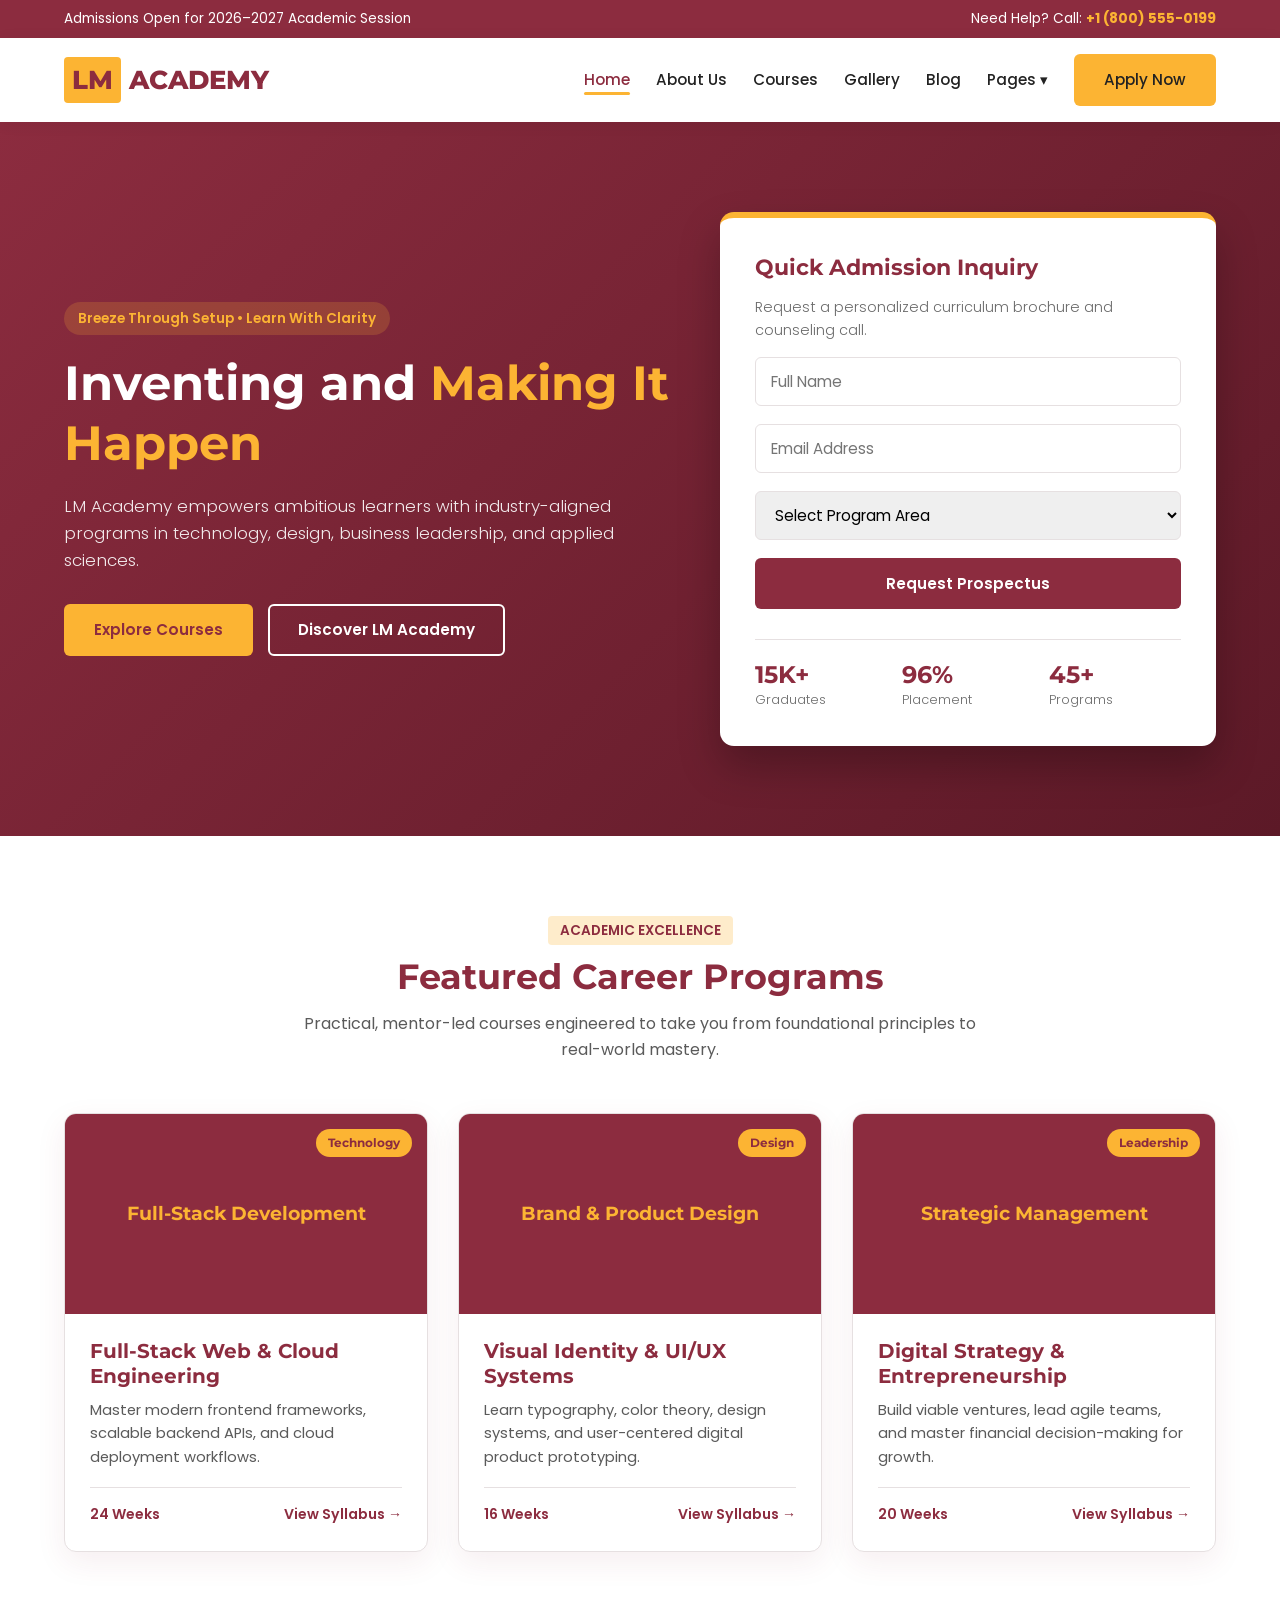
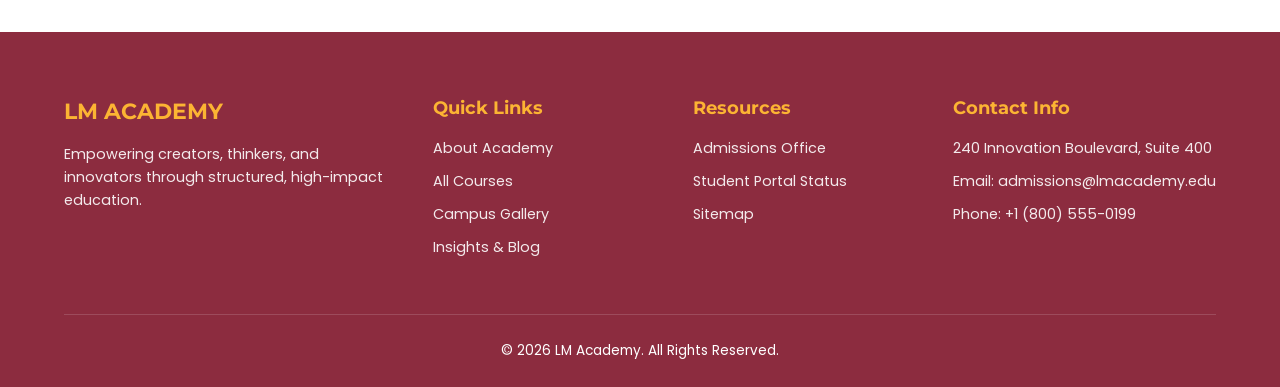
<file: index.html>
<!DOCTYPE html>
<html lang="en">
<head>
  <meta charset="UTF-8">
  <meta name="viewport" content="width=device-width, initial-scale=1.0">
  <title>LM Academy | Inventing and Making It Happen</title>
  <link rel="stylesheet" href="style.css">
</head>
<body>

  <!-- Top Bar -->
  <div class="top-bar">
    <div class="container">
      <span>Admissions Open for 2026–2027 Academic Session</span>
      <span>Need Help? Call: <strong>+1 (800) 555-0199</strong></span>
    </div>
  </div>

  <!-- Navbar -->
  <header>
    <div class="container navbar">
      <a href="index.html" class="logo"><span>LM</span> ACADEMY</a>
      <button class="menu-toggle" aria-label="Toggle Menu">&#9776;</button>
      <ul class="nav-links">
        <li><a href="index.html" class="active">Home</a></li>
        <li><a href="about.html">About Us</a></li>
        <li><a href="course-grid.html">Courses</a></li>
        <li><a href="gallery.html">Gallery</a></li>
        <li><a href="blog-details.html">Blog</a></li>
        <li class="dropdown">
          <a href="#">Pages &#9662;</a>
          <div class="dropdown-menu">
            <a href="home.html">Home Alt</a>
            <a href="maintenance.html">Maintenance</a>
            <a href="error.html">404 Error Page</a>
          </div>
        </li>
        <li><a href="contact.html" class="btn btn-secondary">Apply Now</a></li>
      </ul>
    </div>
  </header>

  <!-- Hero Section -->
  <section class="hero">
    <div class="container hero-grid">
      <div>
        <span class="hero-tag">Breeze Through Setup &bull; Learn With Clarity</span>
        <h1>Inventing and <span>Making It Happen</span></h1>
        <p>LM Academy empowers ambitious learners with industry-aligned programs in technology, design, business leadership, and applied sciences.</p>
        <div class="hero-btns">
          <a href="course-grid.html" class="btn btn-secondary">Explore Courses</a>
          <a href="about.html" class="btn btn-outline" style="color:#fff; border-color:#fff;">Discover LM Academy</a>
        </div>
      </div>

      <div class="hero-card">
        <h3>Quick Admission Inquiry</h3>
        <p style="font-size:0.9rem; color:#5A5A5A; margin-bottom:15px;">Request a personalized curriculum brochure and counseling call.</p>
        <form class="js-form">
          <div class="form-group">
            <input type="text" class="form-control" placeholder="Full Name" required>
          </div>
          <div class="form-group">
            <input type="email" class="form-control" placeholder="Email Address" required>
          </div>
          <div class="form-group">
            <select class="form-control" required>
              <option value="">Select Program Area</option>
              <option>Software & AI Engineering</option>
              <option>UI/UX & Brand Design</option>
              <option>Business & Executive Management</option>
            </select>
          </div>
          <button type="submit" class="btn btn-primary" style="width:100%;">Request Prospectus</button>
          <p class="form-status"></p>
        </form>
        <div class="stat-row">
          <div class="stat-box">
            <h4>15K+</h4>
            <p>Graduates</p>
          </div>
          <div class="stat-box">
            <h4>96%</h4>
            <p>Placement</p>
          </div>
          <div class="stat-box">
            <h4>45+</h4>
            <p>Programs</p>
          </div>
        </div>
      </div>
    </div>
  </section>

  <!-- Featured Courses -->
  <section class="section">
    <div class="container">
      <div class="section-header">
        <span class="section-subtitle">ACADEMIC EXCELLENCE</span>
        <h2>Featured Career Programs</h2>
        <p>Practical, mentor-led courses engineered to take you from foundational principles to real-world mastery.</p>
      </div>

      <div class="grid-3">
        <div class="card">
          <div class="card-img">
            <span class="badge">Technology</span>
            Full-Stack Development
          </div>
          <div class="card-body">
            <h3>Full-Stack Web & Cloud Engineering</h3>
            <p>Master modern frontend frameworks, scalable backend APIs, and cloud deployment workflows.</p>
            <div class="card-meta">
              <span>24 Weeks</span>
              <a href="course-grid.html">View Syllabus &rarr;</a>
            </div>
          </div>
        </div>

        <div class="card">
          <div class="card-img">
            <span class="badge">Design</span>
            Brand & Product Design
          </div>
          <div class="card-body">
            <h3>Visual Identity & UI/UX Systems</h3>
            <p>Learn typography, color theory, design systems, and user-centered digital product prototyping.</p>
            <div class="card-meta">
              <span>16 Weeks</span>
              <a href="course-grid.html">View Syllabus &rarr;</a>
            </div>
          </div>
        </div>

        <div class="card">
          <div class="card-img">
            <span class="badge">Leadership</span>
            Strategic Management
          </div>
          <div class="card-body">
            <h3>Digital Strategy & Entrepreneurship</h3>
            <p>Build viable ventures, lead agile teams, and master financial decision-making for growth.</p>
            <div class="card-meta">
              <span>20 Weeks</span>
              <a href="course-grid.html">View Syllabus &rarr;</a>
            </div>
          </div>
        </div>
      </div>
    </div>
  </section>

  <!-- Footer -->
  <footer>
    <div class="container">
      <div class="footer-grid">
        <div>
          <h4 style="font-family:'Montserrat',sans-serif; font-size:1.4rem;">LM ACADEMY</h4>
          <p>Empowering creators, thinkers, and innovators through structured, high-impact education.</p>
        </div>
        <div>
          <h4>Quick Links</h4>
          <ul>
            <li><a href="about.html">About Academy</a></li>
            <li><a href="course-grid.html">All Courses</a></li>
            <li><a href="gallery.html">Campus Gallery</a></li>
            <li><a href="blog-details.html">Insights & Blog</a></li>
          </ul>
        </div>
        <div>
          <h4>Resources</h4>
          <ul>
            <li><a href="contact.html">Admissions Office</a></li>
            <li><a href="maintenance.html">Student Portal Status</a></li>
            <li><a href="error.html">Sitemap</a></li>
          </ul>
        </div>
        <div>
          <h4>Contact Info</h4>
          <p>240 Innovation Boulevard, Suite 400</p>
          <p>Email: admissions@lmacademy.edu</p>
          <p>Phone: +1 (800) 555-0199</p>
        </div>
      </div>
      <div class="footer-bottom">
        &copy; 2026 LM Academy. All Rights Reserved.
      </div>
    </div>
  </footer>

  <script src="script.js"></script>
</body>
</html>
</file>
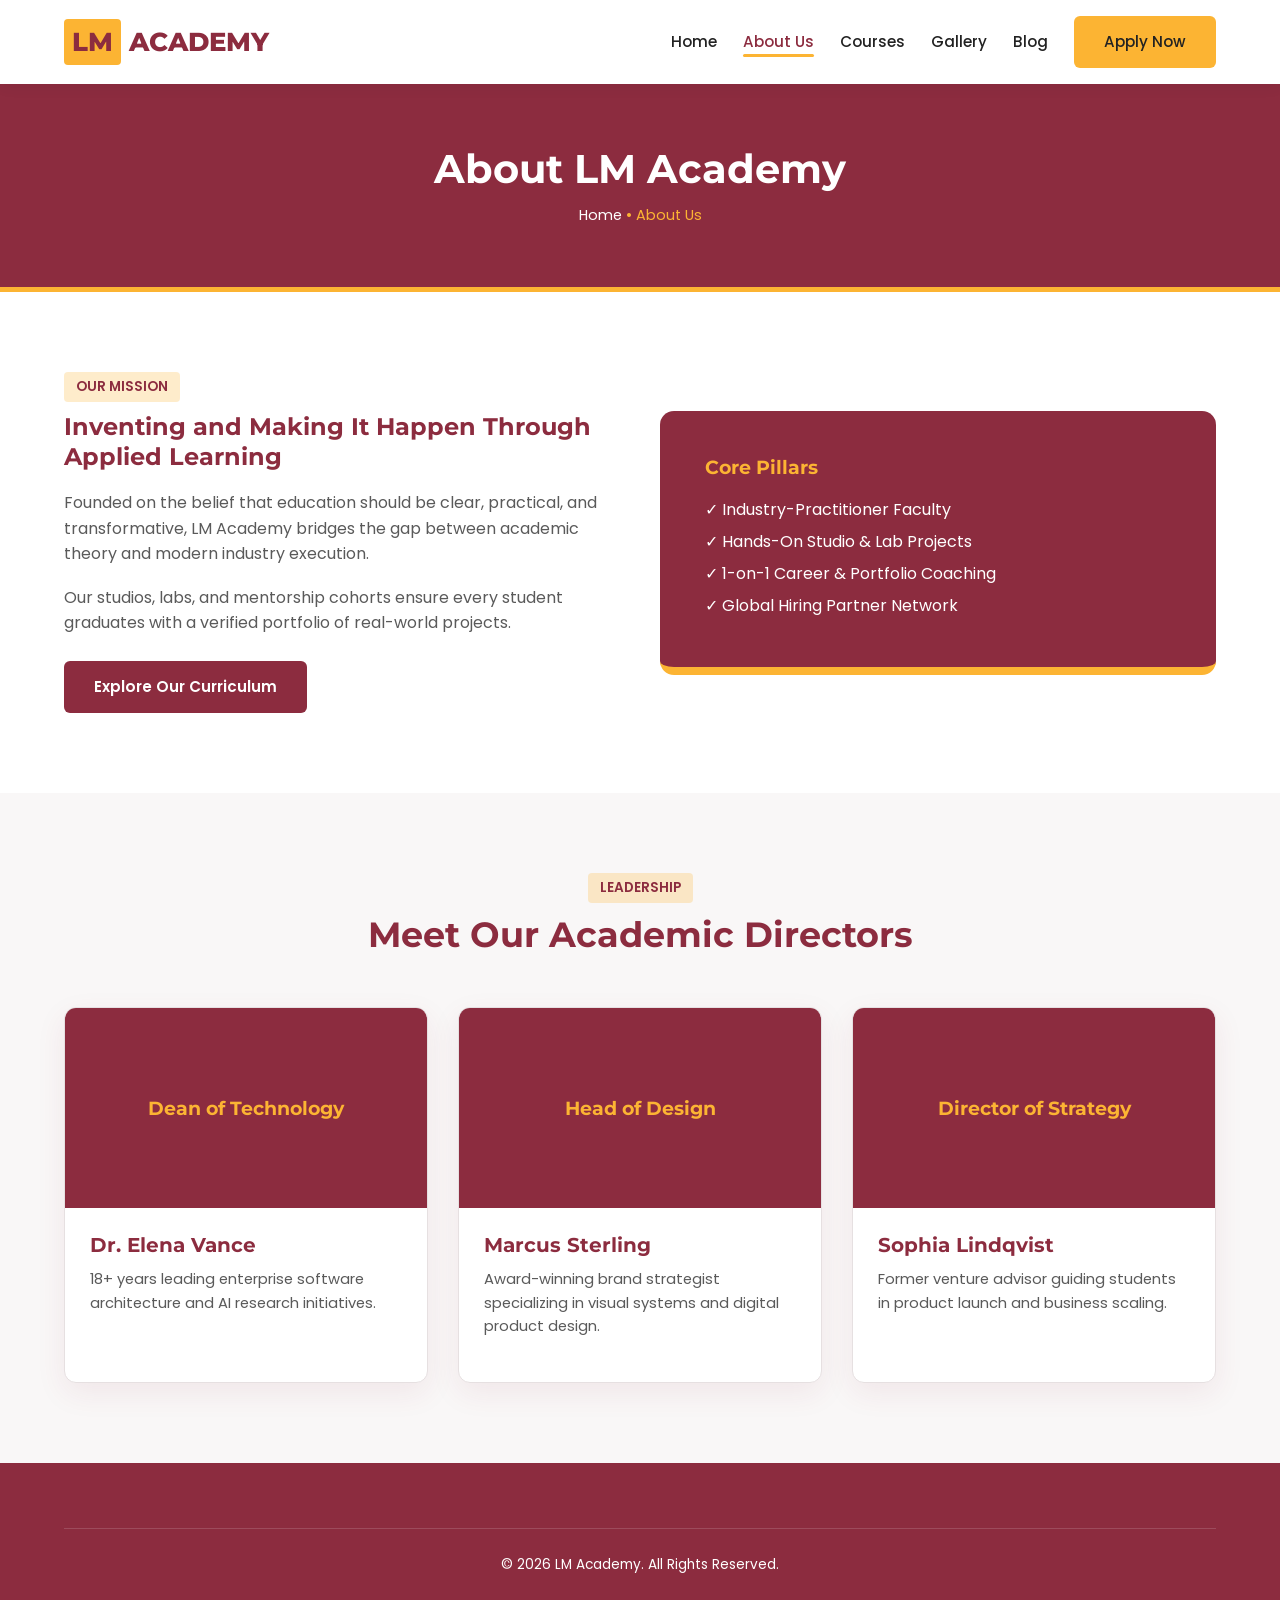
<file: about.html>
<!DOCTYPE html>
<html lang="en">
<head>
  <meta charset="UTF-8">
  <meta name="viewport" content="width=device-width, initial-scale=1.0">
  <title>About Us | LM Academy</title>
  <link rel="stylesheet" href="style.css">
</head>
<body>

  <header>
    <div class="container navbar">
      <a href="index.html" class="logo"><span>LM</span> ACADEMY</a>
      <button class="menu-toggle">&#9776;</button>
      <ul class="nav-links">
        <li><a href="index.html">Home</a></li>
        <li><a href="about.html" class="active">About Us</a></li>
        <li><a href="course-grid.html">Courses</a></li>
        <li><a href="gallery.html">Gallery</a></li>
        <li><a href="blog-details.html">Blog</a></li>
        <li><a href="contact.html" class="btn btn-secondary">Apply Now</a></li>
      </ul>
    </div>
  </header>

  <section class="page-banner">
    <div class="container">
      <h1>About LM Academy</h1>
      <div class="breadcrumb"><a href="index.html">Home</a> &bull; About Us</div>
    </div>
  </section>

  <section class="section">
    <div class="container grid-2">
      <div>
        <span class="section-subtitle">OUR MISSION</span>
        <h2>Inventing and Making It Happen Through Applied Learning</h2>
        <p style="margin: 18px 0; color: var(--text-muted);">Founded on the belief that education should be clear, practical, and transformative, LM Academy bridges the gap between academic theory and modern industry execution.</p>
        <p style="margin-bottom: 25px; color: var(--text-muted);">Our studios, labs, and mentorship cohorts ensure every student graduates with a verified portfolio of real-world projects.</p>
        <a href="course-grid.html" class="btn btn-primary">Explore Our Curriculum</a>
      </div>
      <div style="background: var(--primary-color); color: var(--white); padding: 45px; border-radius: 14px; border-bottom: 8px solid var(--secondary-color);">
        <h3 style="color: var(--secondary-color); margin-bottom: 15px;">Core Pillars</h3>
        <ul style="line-height: 2;">
          <li>&#10003; Industry-Practitioner Faculty</li>
          <li>&#10003; Hands-On Studio & Lab Projects</li>
          <li>&#10003; 1-on-1 Career & Portfolio Coaching</li>
          <li>&#10003; Global Hiring Partner Network</li>
        </ul>
      </div>
    </div>
  </section>

  <section class="section section-light">
    <div class="container">
      <div class="section-header">
        <span class="section-subtitle">LEADERSHIP</span>
        <h2>Meet Our Academic Directors</h2>
      </div>
      <div class="grid-3">
        <div class="card">
          <div class="card-img">Dean of Technology</div>
          <div class="card-body">
            <h3>Dr. Elena Vance</h3>
            <p>18+ years leading enterprise software architecture and AI research initiatives.</p>
          </div>
        </div>
        <div class="card">
          <div class="card-img">Head of Design</div>
          <div class="card-body">
            <h3>Marcus Sterling</h3>
            <p>Award-winning brand strategist specializing in visual systems and digital product design.</p>
          </div>
        </div>
        <div class="card">
          <div class="card-img">Director of Strategy</div>
          <div class="card-body">
            <h3>Sophia Lindqvist</h3>
            <p>Former venture advisor guiding students in product launch and business scaling.</p>
          </div>
        </div>
      </div>
    </div>
  </section>

  <footer>
    <div class="container">
      <div class="footer-bottom">&copy; 2026 LM Academy. All Rights Reserved.</div>
    </div>
  </footer>

  <script src="script.js"></script>
</body>
</html>
</file>
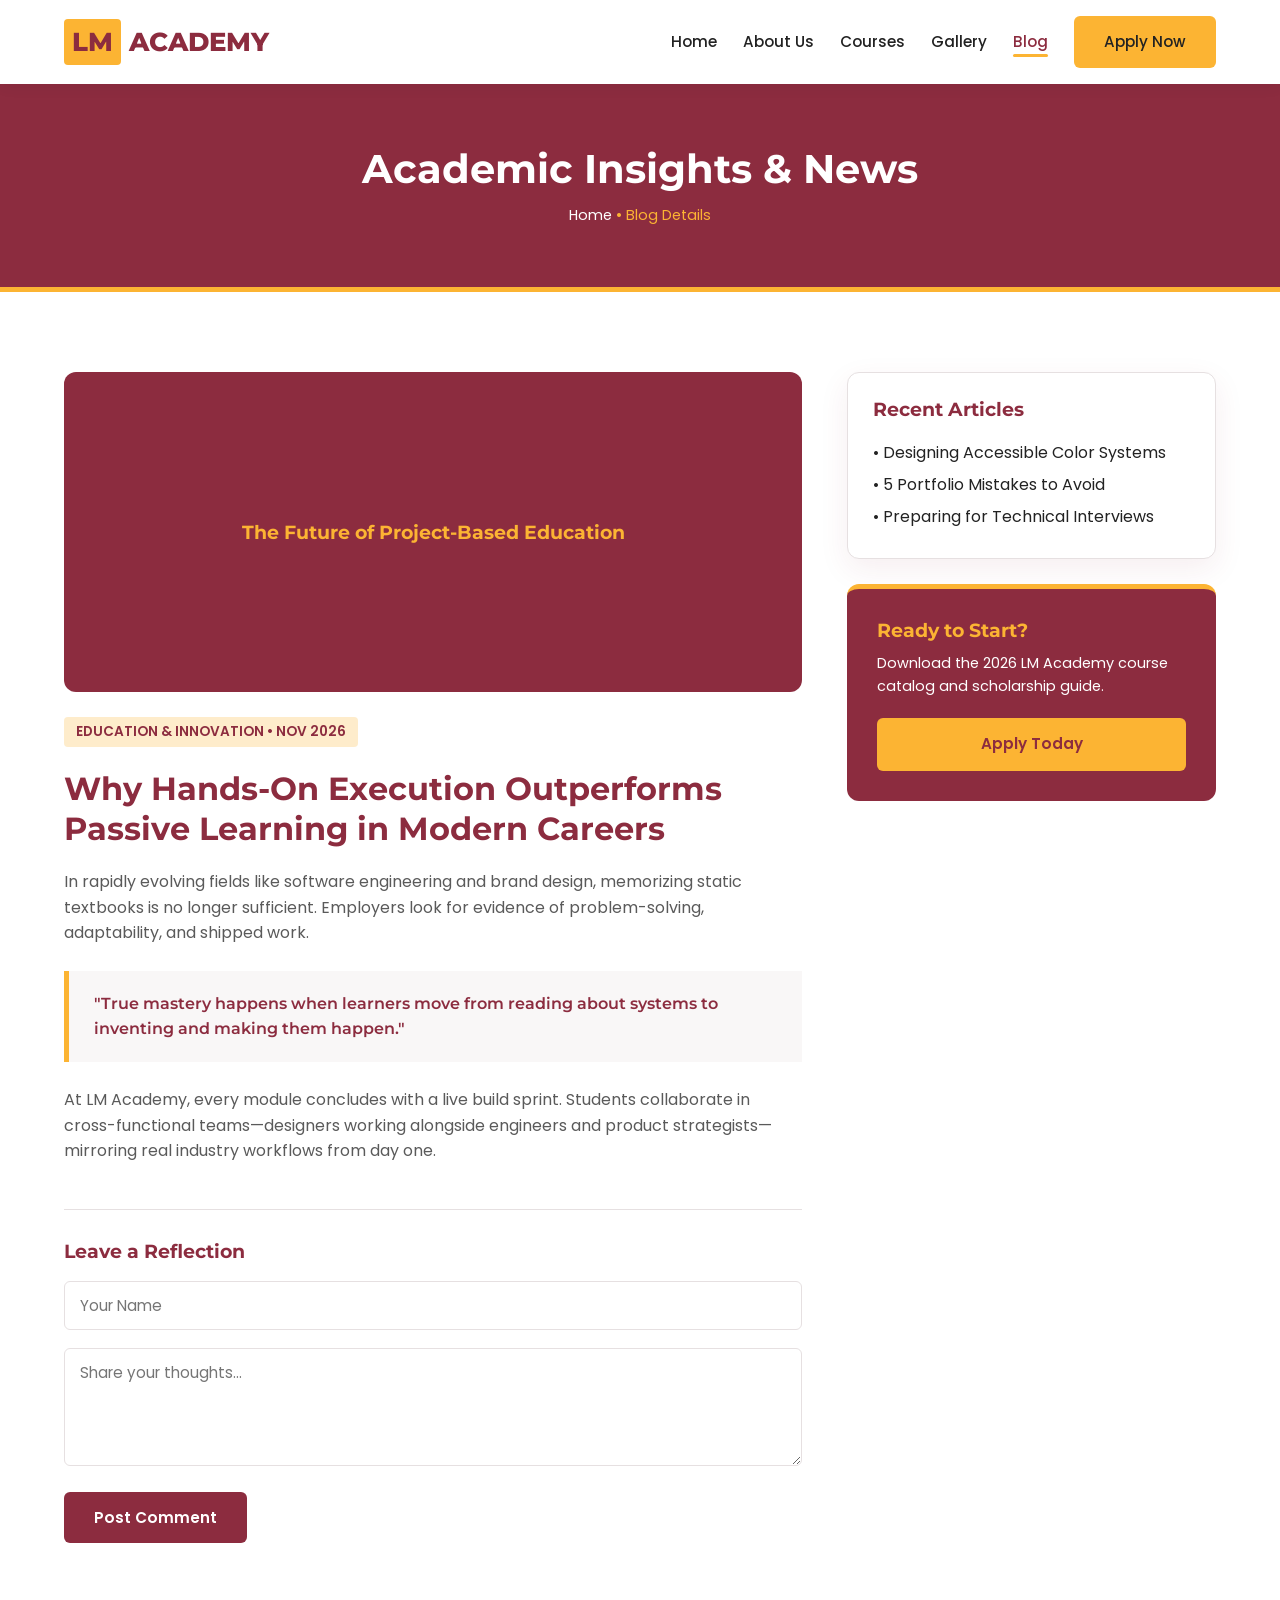
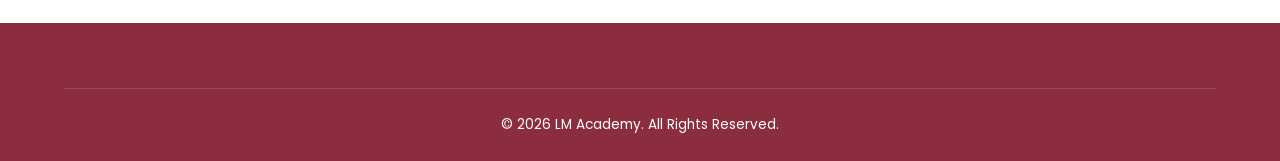
<file: blog-details.html>
<!DOCTYPE html>
<html lang="en">
<head>
  <meta charset="UTF-8">
  <meta name="viewport" content="width=device-width, initial-scale=1.0">
  <title>Blog Details | LM Academy</title>
  <link rel="stylesheet" href="style.css">
</head>
<body>

  <header>
    <div class="container navbar">
      <a href="index.html" class="logo"><span>LM</span> ACADEMY</a>
      <button class="menu-toggle">&#9776;</button>
      <ul class="nav-links">
        <li><a href="index.html">Home</a></li>
        <li><a href="about.html">About Us</a></li>
        <li><a href="course-grid.html">Courses</a></li>
        <li><a href="gallery.html">Gallery</a></li>
        <li><a href="blog-details.html" class="active">Blog</a></li>
        <li><a href="contact.html" class="btn btn-secondary">Apply Now</a></li>
      </ul>
    </div>
  </header>

  <section class="page-banner">
    <div class="container">
      <h1>Academic Insights & News</h1>
      <div class="breadcrumb"><a href="index.html">Home</a> &bull; Blog Details</div>
    </div>
  </section>

  <section class="section">
    <div class="container" style="display:grid; grid-template-columns: 2fr 1fr; gap: 45px;">
      
      <!-- Main Article -->
      <article>
        <div class="card-img" style="height: 320px; border-radius: 12px; margin-bottom: 25px;">
          The Future of Project-Based Education
        </div>
        <span class="section-subtitle">EDUCATION & INNOVATION &bull; NOV 2026</span>
        <h2 style="font-size: 2rem; margin: 12px 0 20px;">Why Hands-On Execution Outperforms Passive Learning in Modern Careers</h2>
        
        <p style="margin-bottom: 18px; color: var(--text-muted);">
          In rapidly evolving fields like software engineering and brand design, memorizing static textbooks is no longer sufficient. Employers look for evidence of problem-solving, adaptability, and shipped work.
        </p>
        <blockquote style="border-left: 5px solid var(--secondary-color); background: var(--light-bg); padding: 20px 25px; margin: 25px 0; font-family: 'Montserrat', sans-serif; font-weight: 600; color: var(--primary-color);">
          "True mastery happens when learners move from reading about systems to inventing and making them happen."
        </blockquote>
        <p style="margin-bottom: 18px; color: var(--text-muted);">
          At LM Academy, every module concludes with a live build sprint. Students collaborate in cross-functional teams—designers working alongside engineers and product strategists—mirroring real industry workflows from day one.
        </p>

        <!-- Comment Form -->
        <div style="margin-top: 45px; padding-top: 30px; border-top: 1px solid var(--border-color);">
          <h3 style="margin-bottom: 18px;">Leave a Reflection</h3>
          <form class="js-form">
            <div class="form-group">
              <input type="text" class="form-control" placeholder="Your Name" required>
            </div>
            <div class="form-group">
              <textarea class="form-control" rows="4" placeholder="Share your thoughts..." required></textarea>
            </div>
            <button type="submit" class="btn btn-primary">Post Comment</button>
            <p class="form-status"></p>
          </form>
        </div>
      </article>

      <!-- Sidebar -->
      <aside>
        <div class="card" style="padding: 25px; margin-bottom: 25px;">
          <h3 style="margin-bottom: 15px;">Recent Articles</h3>
          <ul style="line-height: 2;">
            <li><a href="blog-details.html">&bull; Designing Accessible Color Systems</a></li>
            <li><a href="blog-details.html">&bull; 5 Portfolio Mistakes to Avoid</a></li>
            <li><a href="blog-details.html">&bull; Preparing for Technical Interviews</a></li>
          </ul>
        </div>

        <div style="background: var(--primary-color); color: var(--white); padding: 30px; border-radius: 12px; border-top: 5px solid var(--secondary-color);">
          <h3 style="color: var(--secondary-color); margin-bottom: 10px;">Ready to Start?</h3>
          <p style="font-size: 0.9rem; margin-bottom: 20px;">Download the 2026 LM Academy course catalog and scholarship guide.</p>
          <a href="contact.html" class="btn btn-secondary" style="width: 100%; text-align: center;">Apply Today</a>
        </div>
      </aside>

    </div>
  </section>

  <footer>
    <div class="container">
      <div class="footer-bottom">&copy; 2026 LM Academy. All Rights Reserved.</div>
    </div>
  </footer>

  <script src="script.js"></script>
</body>
</html>
</file>
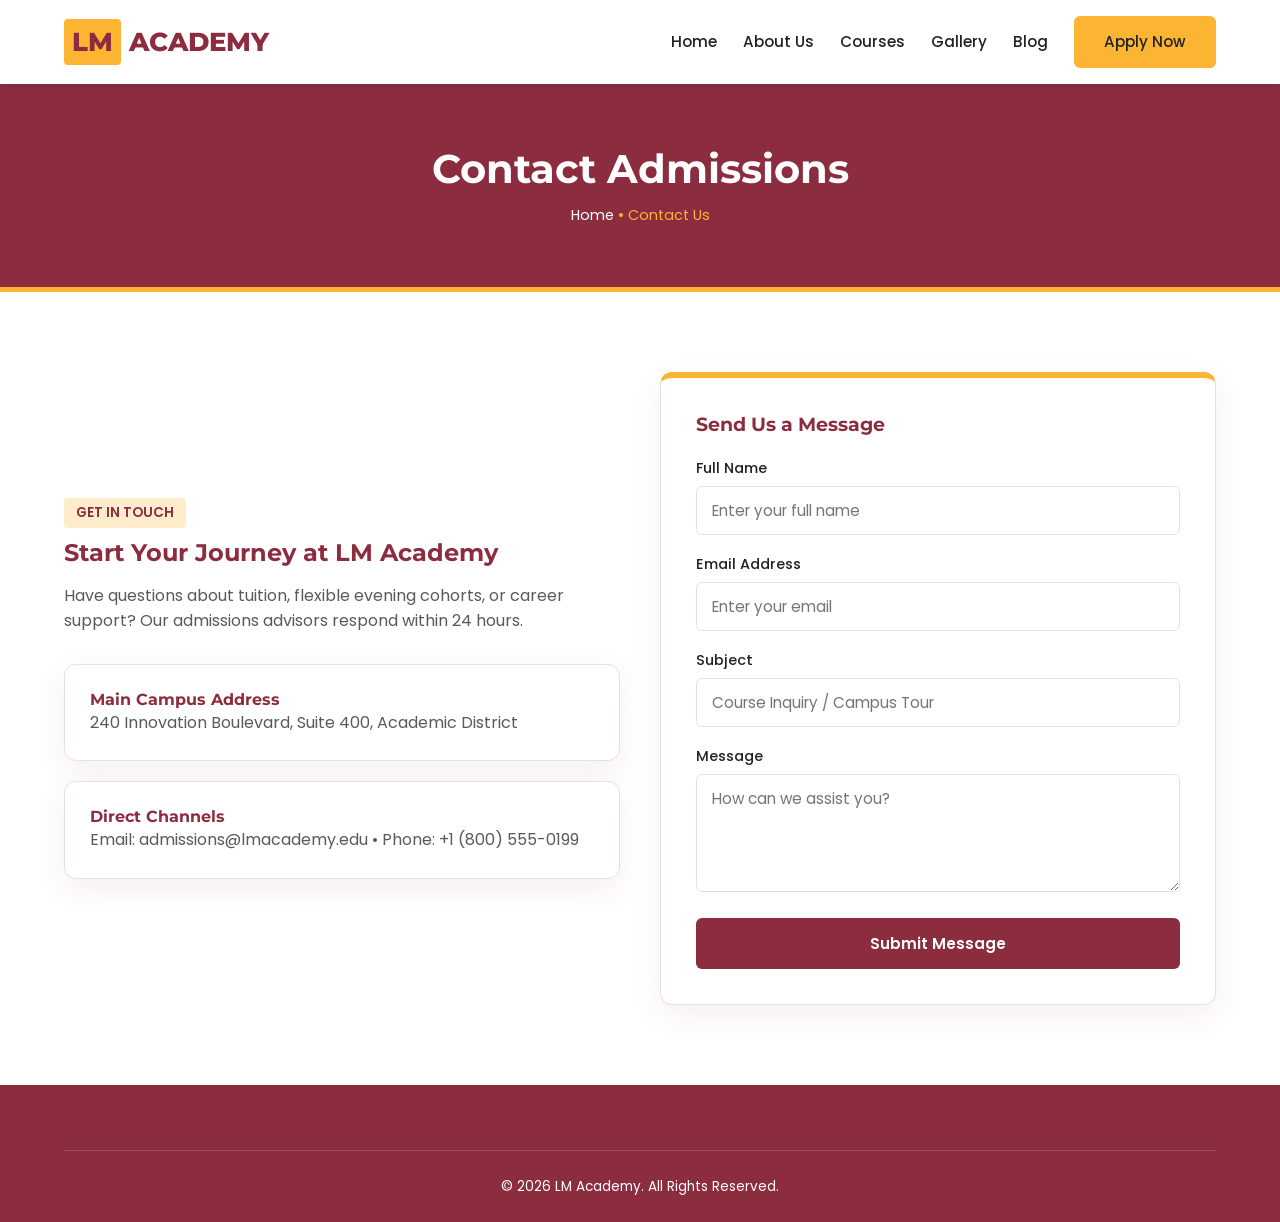
<file: contact.html>
<!DOCTYPE html>
<html lang="en">
<head>
  <meta charset="UTF-8">
  <meta name="viewport" content="width=device-width, initial-scale=1.0">
  <title>Contact Us | LM Academy</title>
  <link rel="stylesheet" href="style.css">
</head>
<body>

  <header>
    <div class="container navbar">
      <a href="index.html" class="logo"><span>LM</span> ACADEMY</a>
      <button class="menu-toggle">&#9776;</button>
      <ul class="nav-links">
        <li><a href="index.html">Home</a></li>
        <li><a href="about.html">About Us</a></li>
        <li><a href="course-grid.html">Courses</a></li>
        <li><a href="gallery.html">Gallery</a></li>
        <li><a href="blog-details.html">Blog</a></li>
        <li><a href="contact.html" class="btn btn-secondary">Apply Now</a></li>
      </ul>
    </div>
  </header>

  <section class="page-banner">
    <div class="container">
      <h1>Contact Admissions</h1>
      <div class="breadcrumb"><a href="index.html">Home</a> &bull; Contact Us</div>
    </div>
  </section>

  <section class="section">
    <div class="container grid-2">
      <div>
        <span class="section-subtitle">GET IN TOUCH</span>
        <h2>Start Your Journey at LM Academy</h2>
        <p style="margin: 15px 0 30px; color: var(--text-muted);">Have questions about tuition, flexible evening cohorts, or career support? Our admissions advisors respond within 24 hours.</p>
        
        <div class="card" style="padding: 25px; margin-bottom: 20px;">
          <h4>Main Campus Address</h4>
          <p style="margin:0; color: var(--text-muted);">240 Innovation Boulevard, Suite 400, Academic District</p>
        </div>
        <div class="card" style="padding: 25px;">
          <h4>Direct Channels</h4>
          <p style="margin:0; color: var(--text-muted);">Email: admissions@lmacademy.edu &bull; Phone: +1 (800) 555-0199</p>
        </div>
      </div>

      <div class="card" style="padding: 35px; border-top: 6px solid var(--secondary-color);">
        <h3 style="margin-bottom: 20px;">Send Us a Message</h3>
        <form class="js-form">
          <div class="form-group">
            <label>Full Name</label>
            <input type="text" class="form-control" placeholder="Enter your full name" required>
          </div>
          <div class="form-group">
            <label>Email Address</label>
            <input type="email" class="form-control" placeholder="Enter your email" required>
          </div>
          <div class="form-group">
            <label>Subject</label>
            <input type="text" class="form-control" placeholder="Course Inquiry / Campus Tour" required>
          </div>
          <div class="form-group">
            <label>Message</label>
            <textarea class="form-control" rows="4" placeholder="How can we assist you?" required></textarea>
          </div>
          <button type="submit" class="btn btn-primary" style="width: 100%;">Submit Message</button>
          <p class="form-status"></p>
        </form>
      </div>
    </div>
  </section>

  <footer>
    <div class="container">
      <div class="footer-bottom">&copy; 2026 LM Academy. All Rights Reserved.</div>
    </div>
  </footer>

  <script src="script.js"></script>
</body>
</html>
</file>
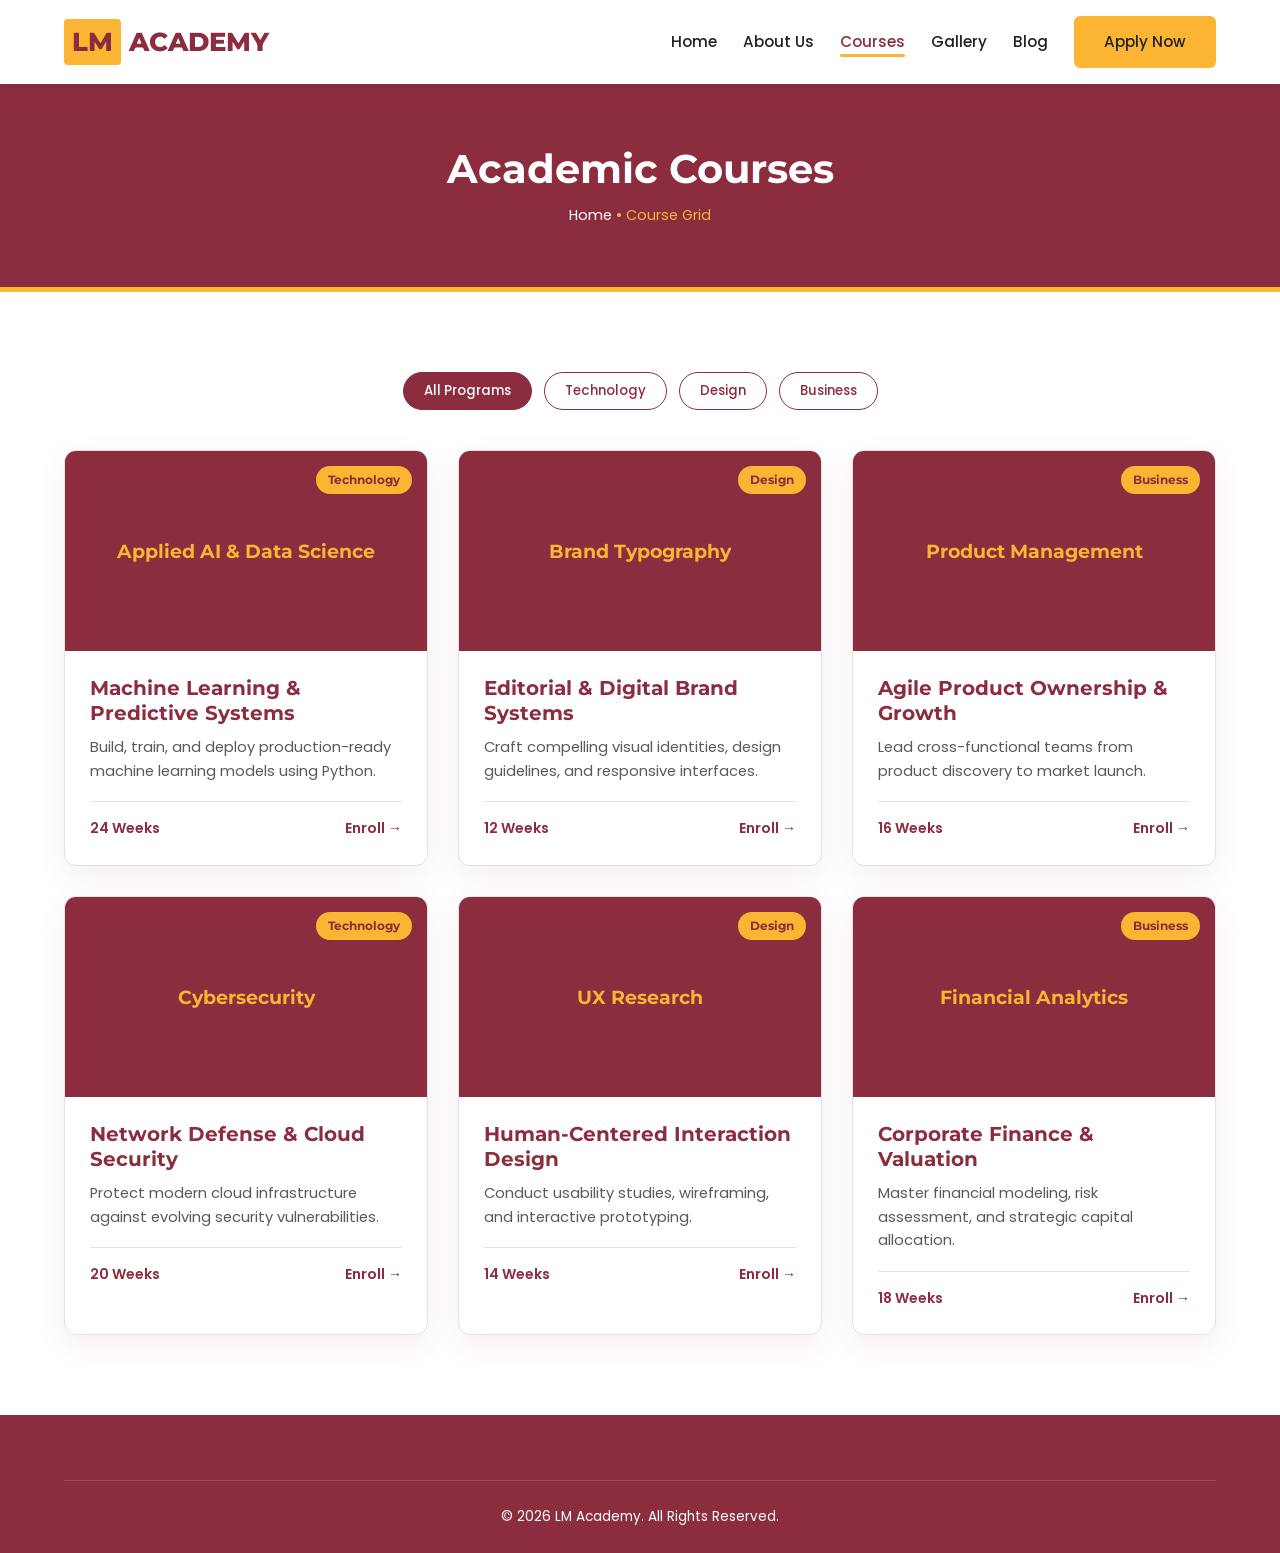
<file: course-grid.html>
<!DOCTYPE html>
<html lang="en">
<head>
  <meta charset="UTF-8">
  <meta name="viewport" content="width=device-width, initial-scale=1.0">
  <title>Courses | LM Academy</title>
  <link rel="stylesheet" href="style.css">
</head>
<body>

  <header>
    <div class="container navbar">
      <a href="index.html" class="logo"><span>LM</span> ACADEMY</a>
      <button class="menu-toggle">&#9776;</button>
      <ul class="nav-links">
        <li><a href="index.html">Home</a></li>
        <li><a href="about.html">About Us</a></li>
        <li><a href="course-grid.html" class="active">Courses</a></li>
        <li><a href="gallery.html">Gallery</a></li>
        <li><a href="blog-details.html">Blog</a></li>
        <li><a href="contact.html" class="btn btn-secondary">Apply Now</a></li>
      </ul>
    </div>
  </header>

  <section class="page-banner">
    <div class="container">
      <h1>Academic Courses</h1>
      <div class="breadcrumb"><a href="index.html">Home</a> &bull; Course Grid</div>
    </div>
  </section>

  <section class="section">
    <div class="container">
      <!-- Category Filters -->
      <div class="filter-bar">
        <button class="filter-btn active" data-filter="all">All Programs</button>
        <button class="filter-btn" data-filter="tech">Technology</button>
        <button class="filter-btn" data-filter="design">Design</button>
        <button class="filter-btn" data-filter="business">Business</button>
      </div>

      <div class="grid-3">
        <div class="card filter-item" data-category="tech">
          <div class="card-img"><span class="badge">Technology</span>Applied AI & Data Science</div>
          <div class="card-body">
            <h3>Machine Learning & Predictive Systems</h3>
            <p>Build, train, and deploy production-ready machine learning models using Python.</p>
            <div class="card-meta"><span>24 Weeks</span><a href="contact.html">Enroll &rarr;</a></div>
          </div>
        </div>

        <div class="card filter-item" data-category="design">
          <div class="card-img"><span class="badge">Design</span>Brand Typography</div>
          <div class="card-body">
            <h3>Editorial & Digital Brand Systems</h3>
            <p>Craft compelling visual identities, design guidelines, and responsive interfaces.</p>
            <div class="card-meta"><span>12 Weeks</span><a href="contact.html">Enroll &rarr;</a></div>
          </div>
        </div>

        <div class="card filter-item" data-category="business">
          <div class="card-img"><span class="badge">Business</span>Product Management</div>
          <div class="card-body">
            <h3>Agile Product Ownership & Growth</h3>
            <p>Lead cross-functional teams from product discovery to market launch.</p>
            <div class="card-meta"><span>16 Weeks</span><a href="contact.html">Enroll &rarr;</a></div>
          </div>
        </div>

        <div class="card filter-item" data-category="tech">
          <div class="card-img"><span class="badge">Technology</span>Cybersecurity</div>
          <div class="card-body">
            <h3>Network Defense & Cloud Security</h3>
            <p>Protect modern cloud infrastructure against evolving security vulnerabilities.</p>
            <div class="card-meta"><span>20 Weeks</span><a href="contact.html">Enroll &rarr;</a></div>
          </div>
        </div>

        <div class="card filter-item" data-category="design">
          <div class="card-img"><span class="badge">Design</span>UX Research</div>
          <div class="card-body">
            <h3>Human-Centered Interaction Design</h3>
            <p>Conduct usability studies, wireframing, and interactive prototyping.</p>
            <div class="card-meta"><span>14 Weeks</span><a href="contact.html">Enroll &rarr;</a></div>
          </div>
        </div>

        <div class="card filter-item" data-category="business">
          <div class="card-img"><span class="badge">Business</span>Financial Analytics</div>
          <div class="card-body">
            <h3>Corporate Finance & Valuation</h3>
            <p>Master financial modeling, risk assessment, and strategic capital allocation.</p>
            <div class="card-meta"><span>18 Weeks</span><a href="contact.html">Enroll &rarr;</a></div>
          </div>
        </div>
      </div>
    </div>
  </section>

  <footer>
    <div class="container">
      <div class="footer-bottom">&copy; 2026 LM Academy. All Rights Reserved.</div>
    </div>
  </footer>

  <script src="script.js"></script>
</body>
</html>
</file>
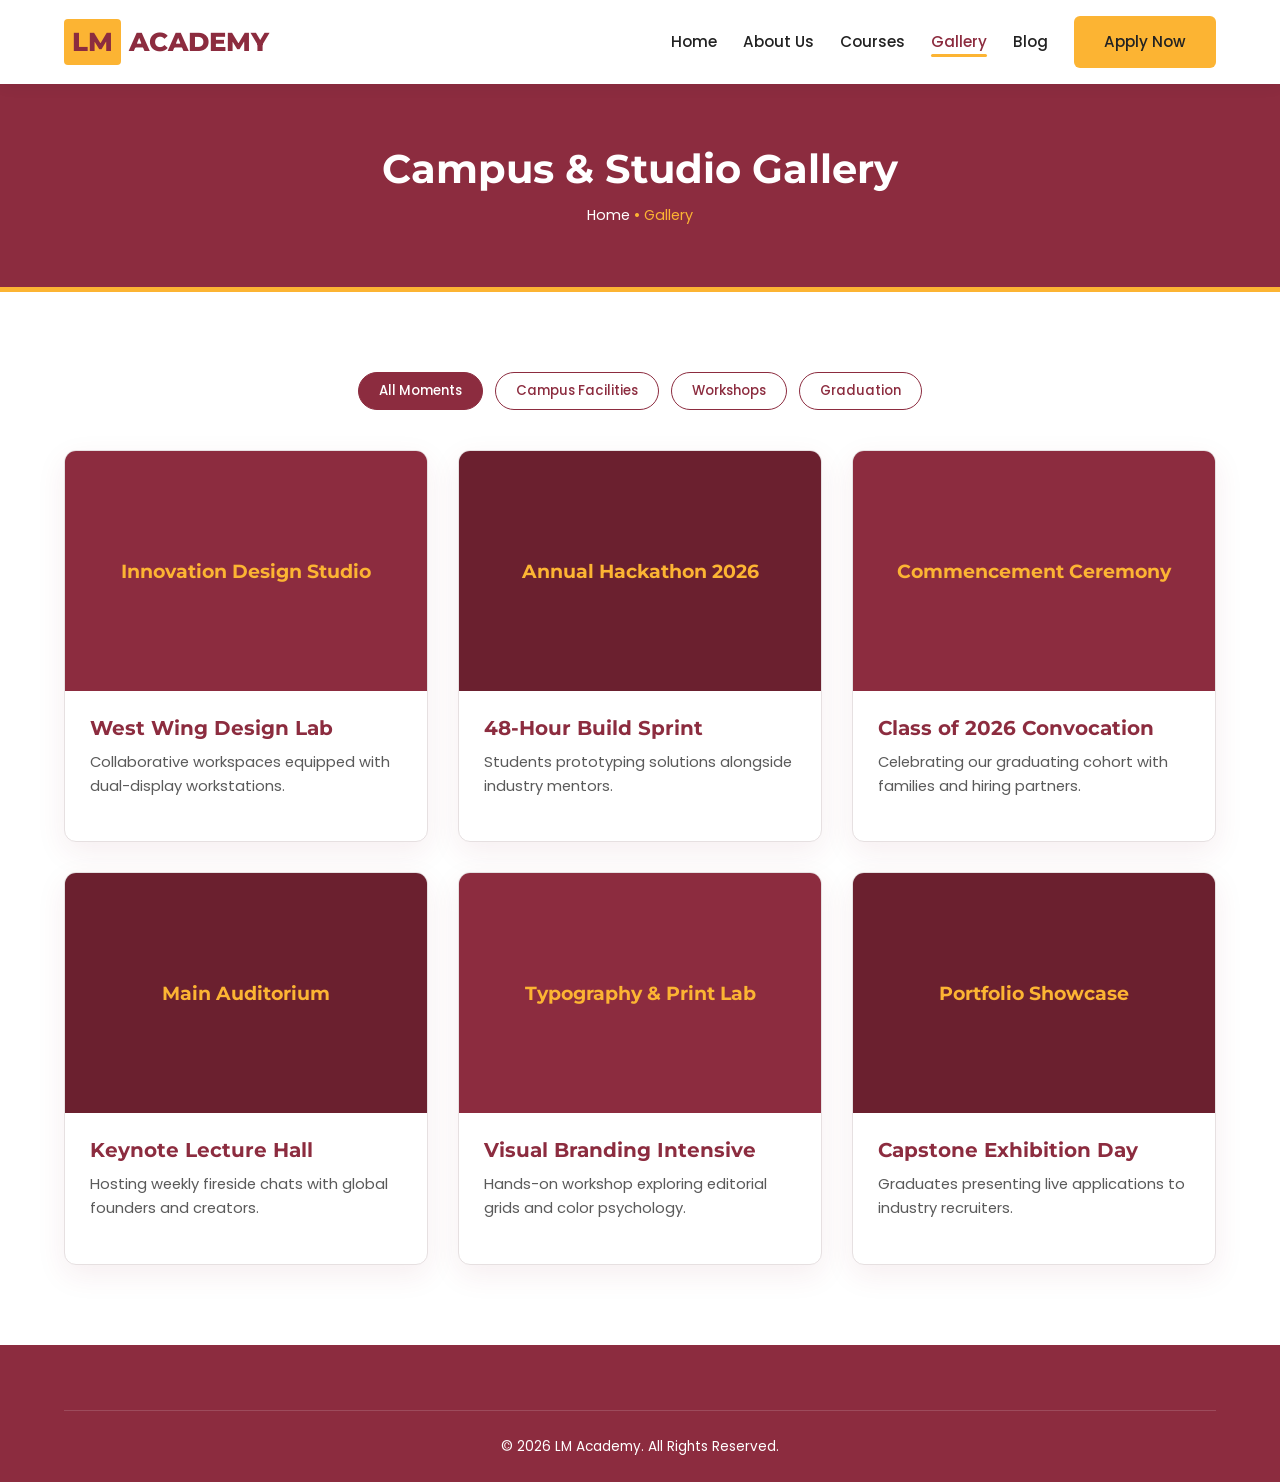
<file: gallery.html>
<!DOCTYPE html>
<html lang="en">
<head>
  <meta charset="UTF-8">
  <meta name="viewport" content="width=device-width, initial-scale=1.0">
  <title>Gallery | LM Academy</title>
  <link rel="stylesheet" href="style.css">
</head>
<body>

  <header>
    <div class="container navbar">
      <a href="index.html" class="logo"><span>LM</span> ACADEMY</a>
      <button class="menu-toggle">&#9776;</button>
      <ul class="nav-links">
        <li><a href="index.html">Home</a></li>
        <li><a href="about.html">About Us</a></li>
        <li><a href="course-grid.html">Courses</a></li>
        <li><a href="gallery.html" class="active">Gallery</a></li>
        <li><a href="blog-details.html">Blog</a></li>
        <li><a href="contact.html" class="btn btn-secondary">Apply Now</a></li>
      </ul>
    </div>
  </header>

  <section class="page-banner">
    <div class="container">
      <h1>Campus & Studio Gallery</h1>
      <div class="breadcrumb"><a href="index.html">Home</a> &bull; Gallery</div>
    </div>
  </section>

  <section class="section">
    <div class="container">
      <div class="filter-bar">
        <button class="filter-btn active" data-filter="all">All Moments</button>
        <button class="filter-btn" data-filter="campus">Campus Facilities</button>
        <button class="filter-btn" data-filter="workshops">Workshops</button>
        <button class="filter-btn" data-filter="graduation">Graduation</button>
      </div>

      <div class="grid-3">
        <div class="card filter-item" data-category="campus">
          <div class="card-img" style="height:240px;">Innovation Design Studio</div>
          <div class="card-body">
            <h3>West Wing Design Lab</h3>
            <p>Collaborative workspaces equipped with dual-display workstations.</p>
          </div>
        </div>

        <div class="card filter-item" data-category="workshops">
          <div class="card-img" style="height:240px; background:#6b202f;">Annual Hackathon 2026</div>
          <div class="card-body">
            <h3>48-Hour Build Sprint</h3>
            <p>Students prototyping solutions alongside industry mentors.</p>
          </div>
        </div>

        <div class="card filter-item" data-category="graduation">
          <div class="card-img" style="height:240px;">Commencement Ceremony</div>
          <div class="card-body">
            <h3>Class of 2026 Convocation</h3>
            <p>Celebrating our graduating cohort with families and hiring partners.</p>
          </div>
        </div>

        <div class="card filter-item" data-category="campus">
          <div class="card-img" style="height:240px; background:#6b202f;">Main Auditorium</div>
          <div class="card-body">
            <h3>Keynote Lecture Hall</h3>
            <p>Hosting weekly fireside chats with global founders and creators.</p>
          </div>
        </div>

        <div class="card filter-item" data-category="workshops">
          <div class="card-img" style="height:240px;">Typography & Print Lab</div>
          <div class="card-body">
            <h3>Visual Branding Intensive</h3>
            <p>Hands-on workshop exploring editorial grids and color psychology.</p>
          </div>
        </div>

        <div class="card filter-item" data-category="graduation">
          <div class="card-img" style="height:240px; background:#6b202f;">Portfolio Showcase</div>
          <div class="card-body">
            <h3>Capstone Exhibition Day</h3>
            <p>Graduates presenting live applications to industry recruiters.</p>
          </div>
        </div>
      </div>
    </div>
  </section>

  <footer>
    <div class="container">
      <div class="footer-bottom">&copy; 2026 LM Academy. All Rights Reserved.</div>
    </div>
  </footer>

  <script src="script.js"></script>
</body>
</html>
</file>
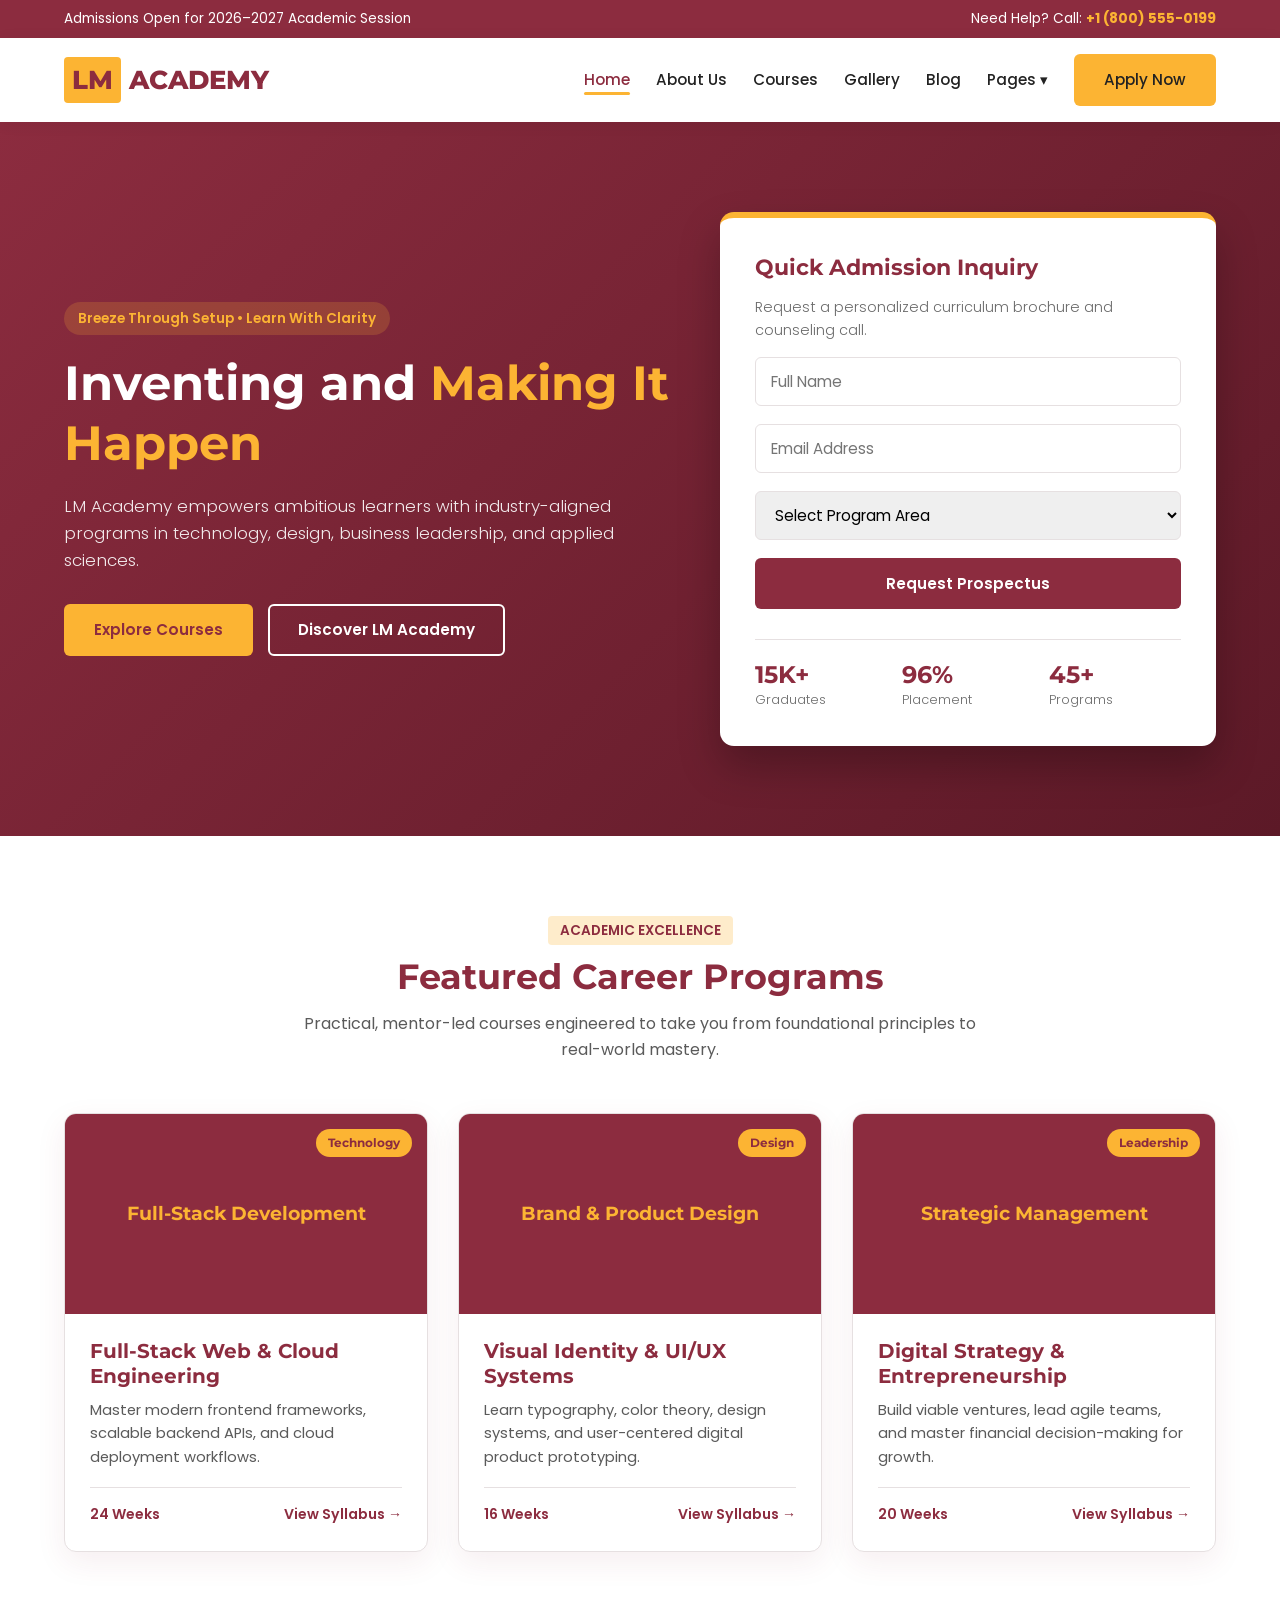
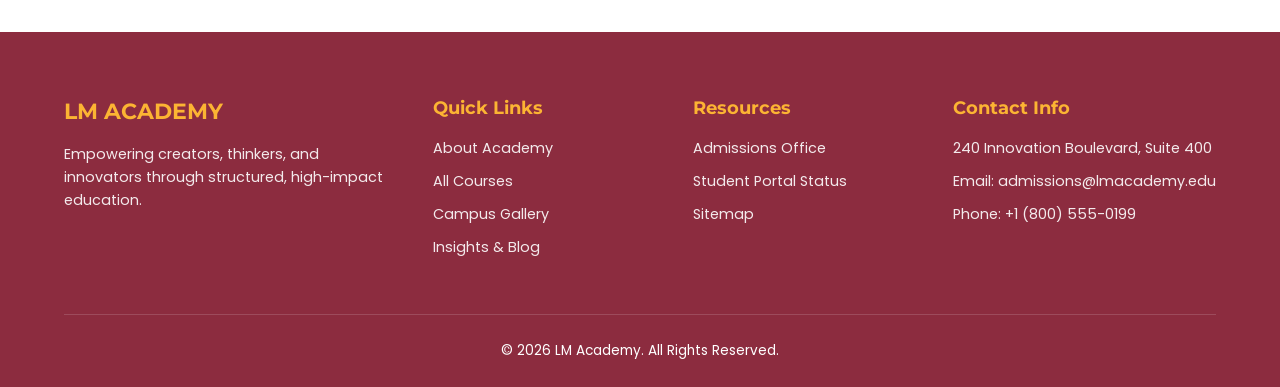
<file: home.html>
<!DOCTYPE html>
<html lang="en">
<head>
  <meta charset="UTF-8">
  <meta name="viewport" content="width=device-width, initial-scale=1.0">
  <title>Home | LM Academy</title>
  <meta http-equiv="refresh" content="0; url=index.html">
  <link rel="stylesheet" href="style.css">
</head>
<body>
  <div class="status-page">
    <div class="status-box">
      <h2>Welcome to LM Academy</h2>
      <p style="margin: 15px 0 25px;">Redirecting you to our main campus homepage...</p>
      <a href="index.html" class="btn btn-primary">Enter LM Academy</a>
    </div>
  </div>
</body>
</html>
</file>
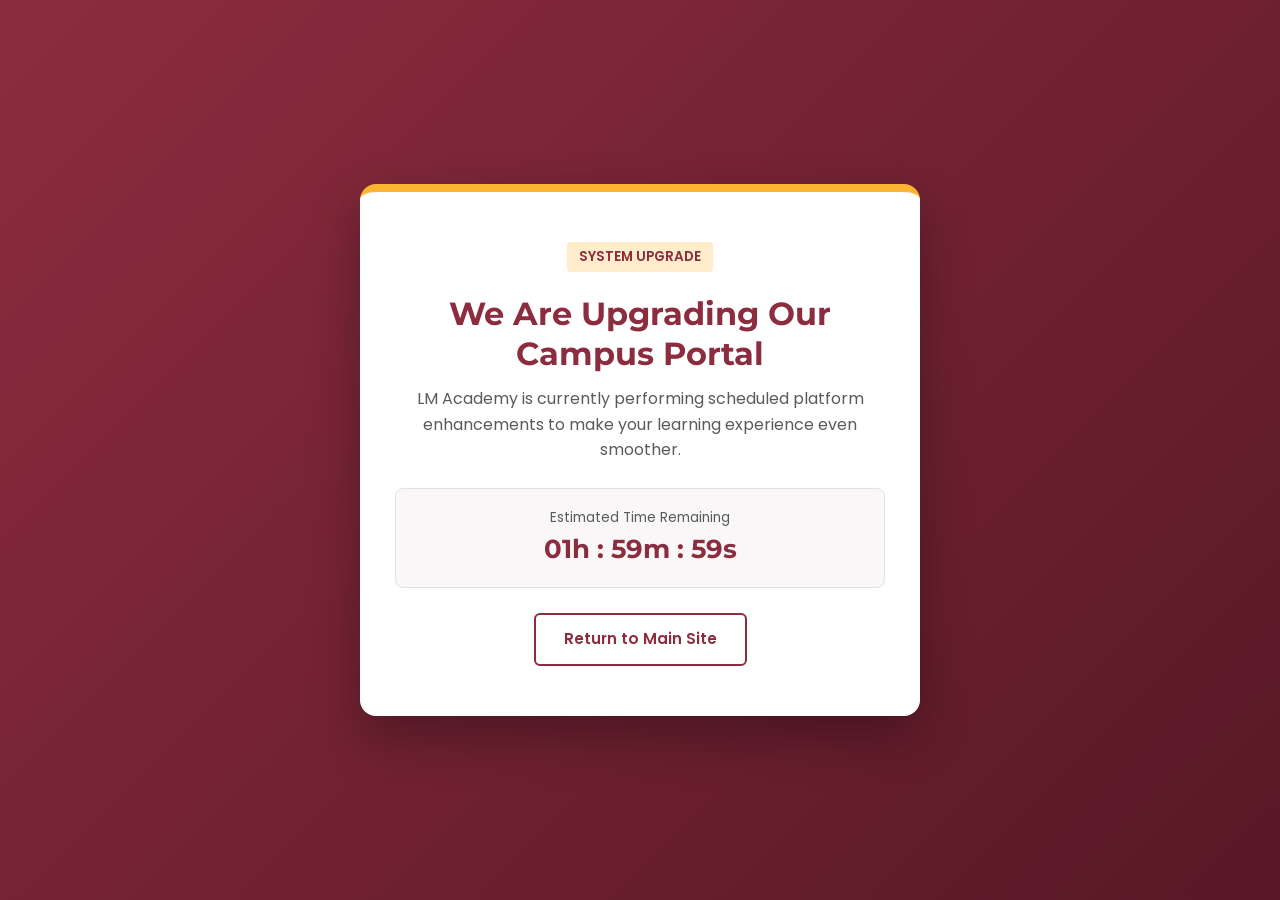
<file: maintenance.html>
<!DOCTYPE html>
<html lang="en">
<head>
  <meta charset="UTF-8">
  <meta name="viewport" content="width=device-width, initial-scale=1.0">
  <title>Scheduled Maintenance | LM Academy</title>
  <link rel="stylesheet" href="style.css">
</head>
<body>
  <div class="status-page">
    <div class="status-box">
      <span class="section-subtitle">SYSTEM UPGRADE</span>
      <h2 style="font-size: 2rem; margin: 12px 0;">We Are Upgrading Our Campus Portal</h2>
      <p style="color: var(--text-muted); margin-bottom: 25px;">
        LM Academy is currently performing scheduled platform enhancements to make your learning experience even smoother.
      </p>
      <div style="background: var(--light-bg); padding: 18px; border-radius: 8px; margin-bottom: 25px; border: 1px solid var(--border-color);">
        <span style="font-size: 0.85rem; color: var(--text-muted); display: block;">Estimated Time Remaining</span>
        <strong id="countdown" style="font-family: 'Montserrat', sans-serif; font-size: 1.6rem; color: var(--primary-color);">02h : 00m : 00s</strong>
      </div>
      <a href="index.html" class="btn btn-outline">Return to Main Site</a>
    </div>
  </div>
  <script src="script.js"></script>
</body>
</html>
</file>
<file: style.css>
/* Google Fonts Import: Montserrat & Poppins */
@import url('https://fonts.googleapis.com/css2?family=Montserrat:wght@300;600;700;800&family=Poppins:wght@300;400;500;600;700&display=swap');

:root {
  --primary-color: #8C2C3F;      /* Burgundy */
  --primary-dark: #6b202f;
  --secondary-color: #FCB433;    /* Marigold Gold */
  --secondary-hover: #e5a024;
  --white: #FFFFFF;
  --light-bg: #F9F7F7;
  --text-dark: #222222;
  --text-muted: #5A5A5A;
  --border-color: #E6E0E1;
  --shadow: 0 10px 30px rgba(140, 44, 63, 0.08);
  --transition: all 0.3s ease;
}

* {
  margin: 0;
  padding: 0;
  box-sizing: border-box;
}

body {
  font-family: 'Poppins', sans-serif;
  color: var(--text-dark);
  background-color: var(--white);
  line-height: 1.6;
  overflow-x: hidden;
}

h1, h2, h3, h4, h5, h6 {
  font-family: 'Montserrat', sans-serif;
  color: var(--primary-color);
  font-weight: 700;
  line-height: 1.25;
}

a {
  text-decoration: none;
  color: inherit;
  transition: var(--transition);
}

ul {
  list-style: none;
}

img {
  max-width: 100%;
  display: block;
}

.container {
  width: 90%;
  max-width: 1200px;
  margin: 0 auto;
}

/* Buttons */
.btn {
  display: inline-block;
  padding: 12px 28px;
  border-radius: 6px;
  font-family: 'Poppins', sans-serif;
  font-weight: 600;
  font-size: 0.95rem;
  cursor: pointer;
  border: 2px solid transparent;
  transition: var(--transition);
}

.btn-primary {
  background-color: var(--primary-color);
  color: var(--white);
}

.btn-primary:hover {
  background-color: var(--primary-dark);
  transform: translateY(-2px);
}

.btn-secondary {
  background-color: var(--secondary-color);
  color: var(--primary-color);
}

.btn-secondary:hover {
  background-color: var(--secondary-hover);
  transform: translateY(-2px);
}

.btn-outline {
  border-color: var(--primary-color);
  color: var(--primary-color);
  background: transparent;
}

.btn-outline:hover {
  background-color: var(--primary-color);
  color: var(--white);
}

/* Header & Navigation */
header {
  background-color: var(--white);
  box-shadow: 0 2px 15px rgba(0, 0, 0, 0.06);
  position: sticky;
  top: 0;
  z-index: 1000;
}

.top-bar {
  background-color: var(--primary-color);
  color: var(--white);
  font-size: 0.85rem;
  padding: 8px 0;
}

.top-bar .container {
  display: flex;
  justify-content: space-between;
  align-items: center;
}

.top-bar span strong {
  color: var(--secondary-color);
}

.navbar {
  display: flex;
  justify-content: space-between;
  align-items: center;
  padding: 16px 0;
}

.logo {
  font-family: 'Montserrat', sans-serif;
  font-size: 1.65rem;
  font-weight: 800;
  color: var(--primary-color);
  display: flex;
  align-items: center;
  gap: 8px;
}

.logo span {
  background-color: var(--secondary-color);
  color: var(--primary-color);
  padding: 2px 8px;
  border-radius: 4px;
}

.nav-links {
  display: flex;
  align-items: center;
  gap: 26px;
}

.nav-links a {
  font-weight: 500;
  font-size: 0.95rem;
  color: var(--text-dark);
  position: relative;
}

.nav-links a:hover,
.nav-links a.active {
  color: var(--primary-color);
}

.nav-links a.active::after {
  content: '';
  position: absolute;
  bottom: -5px;
  left: 0;
  width: 100%;
  height: 3px;
  background-color: var(--secondary-color);
  border-radius: 2px;
}

/* Dropdown for Utility Pages */
.dropdown {
  position: relative;
}

.dropdown-menu {
  position: absolute;
  top: 100%;
  left: 0;
  background: var(--white);
  min-width: 190px;
  box-shadow: var(--shadow);
  border-radius: 6px;
  padding: 10px 0;
  display: none;
  border-top: 3px solid var(--secondary-color);
}

.dropdown:hover .dropdown-menu {
  display: block;
}

.dropdown-menu a {
  display: block;
  padding: 8px 18px;
  font-size: 0.9rem;
}

.dropdown-menu a:hover {
  background-color: var(--light-bg);
}

.menu-toggle {
  display: none;
  font-size: 1.6rem;
  color: var(--primary-color);
  background: none;
  border: none;
  cursor: pointer;
}

/* Hero Section */
.hero {
  background: linear-gradient(135deg, var(--primary-color) 0%, #5c1927 100%);
  color: var(--white);
  padding: 90px 0;
}

.hero-grid {
  display: grid;
  grid-template-columns: 1.1fr 0.9fr;
  gap: 50px;
  align-items: center;
}

.hero-tag {
  display: inline-block;
  background-color: rgba(252, 180, 51, 0.18);
  color: var(--secondary-color);
  padding: 6px 14px;
  border-radius: 20px;
  font-size: 0.85rem;
  font-weight: 600;
  margin-bottom: 18px;
}

.hero h1 {
  color: var(--white);
  font-size: 3rem;
  margin-bottom: 20px;
}

.hero h1 span {
  color: var(--secondary-color);
}

.hero p {
  font-size: 1.05rem;
  opacity: 0.9;
  margin-bottom: 30px;
  font-weight: 300;
}

.hero-btns {
  display: flex;
  gap: 15px;
  flex-wrap: wrap;
}

.hero-card {
  background: var(--white);
  color: var(--text-dark);
  padding: 35px;
  border-radius: 14px;
  box-shadow: 0 20px 40px rgba(0, 0, 0, 0.25);
  border-top: 6px solid var(--secondary-color);
}

.hero-card h3 {
  margin-bottom: 15px;
  font-size: 1.4rem;
}

.stat-row {
  display: grid;
  grid-template-columns: repeat(3, 1fr);
  gap: 15px;
  margin-top: 25px;
  padding-top: 20px;
  border-top: 1px solid var(--border-color);
}

.stat-box h4 {
  font-size: 1.5rem;
  color: var(--primary-color);
}

.stat-box p {
  color: var(--text-muted);
  font-size: 0.8rem;
  margin: 0;
}

/* Page Banner (Subpages) */
.page-banner {
  background-color: var(--primary-color);
  color: var(--white);
  padding: 60px 0;
  text-align: center;
  border-bottom: 5px solid var(--secondary-color);
}

.page-banner h1 {
  color: var(--white);
  font-size: 2.5rem;
  margin-bottom: 10px;
}

.breadcrumb {
  font-size: 0.9rem;
  color: var(--secondary-color);
}

.breadcrumb a {
  color: var(--white);
}

/* Sections & Grids */
.section {
  padding: 80px 0;
}

.section-light {
  background-color: var(--light-bg);
}

.section-header {
  text-align: center;
  max-width: 680px;
  margin: 0 auto 50px;
}

.section-subtitle {
  color: var(--primary-color);
  background: rgba(252, 180, 51, 0.25);
  padding: 4px 12px;
  border-radius: 4px;
  font-size: 0.85rem;
  font-weight: 600;
  display: inline-block;
  margin-bottom: 10px;
}

.section-header h2 {
  font-size: 2.2rem;
  margin-bottom: 12px;
}

.section-header p {
  color: var(--text-muted);
}

.grid-3 {
  display: grid;
  grid-template-columns: repeat(auto-fit, minmax(300px, 1fr));
  gap: 30px;
}

.grid-2 {
  display: grid;
  grid-template-columns: repeat(auto-fit, minmax(420px, 1fr));
  gap: 40px;
  align-items: center;
}

/* Cards */
.card {
  background: var(--white);
  border-radius: 12px;
  overflow: hidden;
  box-shadow: var(--shadow);
  border: 1px solid var(--border-color);
  transition: var(--transition);
}

.card:hover {
  transform: translateY(-6px);
  border-color: var(--secondary-color);
}

.card-img {
  height: 200px;
  background-color: var(--primary-color);
  display: flex;
  align-items: center;
  justify-content: center;
  color: var(--secondary-color);
  font-family: 'Montserrat', sans-serif;
  font-weight: 700;
  font-size: 1.2rem;
  position: relative;
}

.badge {
  position: absolute;
  top: 15px;
  right: 15px;
  background-color: var(--secondary-color);
  color: var(--primary-color);
  padding: 4px 12px;
  border-radius: 20px;
  font-size: 0.78rem;
  font-weight: 700;
}

.card-body {
  padding: 25px;
}

.card-body h3 {
  font-size: 1.25rem;
  margin-bottom: 10px;
}

.card-body p {
  color: var(--text-muted);
  font-size: 0.92rem;
  margin-bottom: 18px;
}

.card-meta {
  display: flex;
  justify-content: space-between;
  align-items: center;
  padding-top: 15px;
  border-top: 1px solid var(--border-color);
  font-size: 0.88rem;
  font-weight: 600;
  color: var(--primary-color);
}

/* Filter Buttons */
.filter-bar {
  display: flex;
  justify-content: center;
  gap: 12px;
  flex-wrap: wrap;
  margin-bottom: 40px;
}

.filter-btn {
  padding: 8px 20px;
  border-radius: 25px;
  border: 1px solid var(--primary-color);
  background: var(--white);
  color: var(--primary-color);
  font-family: 'Poppins', sans-serif;
  font-weight: 500;
  cursor: pointer;
  transition: var(--transition);
}

.filter-btn.active,
.filter-btn:hover {
  background: var(--primary-color);
  color: var(--white);
}

/* Forms */
.form-group {
  margin-bottom: 18px;
}

.form-group label {
  display: block;
  font-weight: 500;
  margin-bottom: 6px;
  font-size: 0.9rem;
}

.form-control {
  width: 100%;
  padding: 12px 15px;
  border: 1px solid var(--border-color);
  border-radius: 6px;
  font-family: 'Poppins', sans-serif;
  font-size: 0.95rem;
}

.form-control:focus {
  outline: none;
  border-color: var(--primary-color);
}

/* Footer */
footer {
  background-color: var(--primary-color);
  color: var(--white);
  padding: 65px 0 25px;
}

.footer-grid {
  display: grid;
  grid-template-columns: 1.5fr 1fr 1fr 1.2fr;
  gap: 40px;
  margin-bottom: 45px;
}

footer h4 {
  color: var(--secondary-color);
  margin-bottom: 18px;
  font-size: 1.1rem;
}

footer p, footer li {
  font-size: 0.9rem;
  opacity: 0.9;
  margin-bottom: 10px;
}

footer a:hover {
  color: var(--secondary-color);
}

.footer-bottom {
  text-align: center;
  padding-top: 25px;
  border-top: 1px solid rgba(255, 255, 255, 0.15);
  font-size: 0.85rem;
}

/* Error & Maintenance Fullscreen Views */
.status-page {
  min-height: 100vh;
  display: flex;
  align-items: center;
  justify-content: center;
  text-align: center;
  background: linear-gradient(135deg, var(--primary-color), #581825);
  color: var(--white);
  padding: 30px;
}

.status-box {
  background: var(--white);
  color: var(--text-dark);
  max-width: 560px;
  width: 100%;
  padding: 50px 35px;
  border-radius: 16px;
  border-top: 8px solid var(--secondary-color);
  box-shadow: 0 20px 50px rgba(0, 0, 0, 0.3);
}

.status-code {
  font-family: 'Montserrat', sans-serif;
  font-size: 5rem;
  font-weight: 800;
  color: var(--primary-color);
  line-height: 1;
  margin-bottom: 10px;
}

/* Responsive */
@media (max-width: 900px) {
  .hero-grid, .grid-2, .footer-grid {
    grid-template-columns: 1fr;
  }
  .menu-toggle {
    display: block;
  }
  .nav-links {
    display: none;
    flex-direction: column;
    position: absolute;
    top: 100%;
    left: 0;
    width: 100%;
    background: var(--white);
    padding: 20px;
    box-shadow: var(--shadow);
    align-items: flex-start;
  }
  .nav-links.open {
    display: flex;
  }
}
</file>
